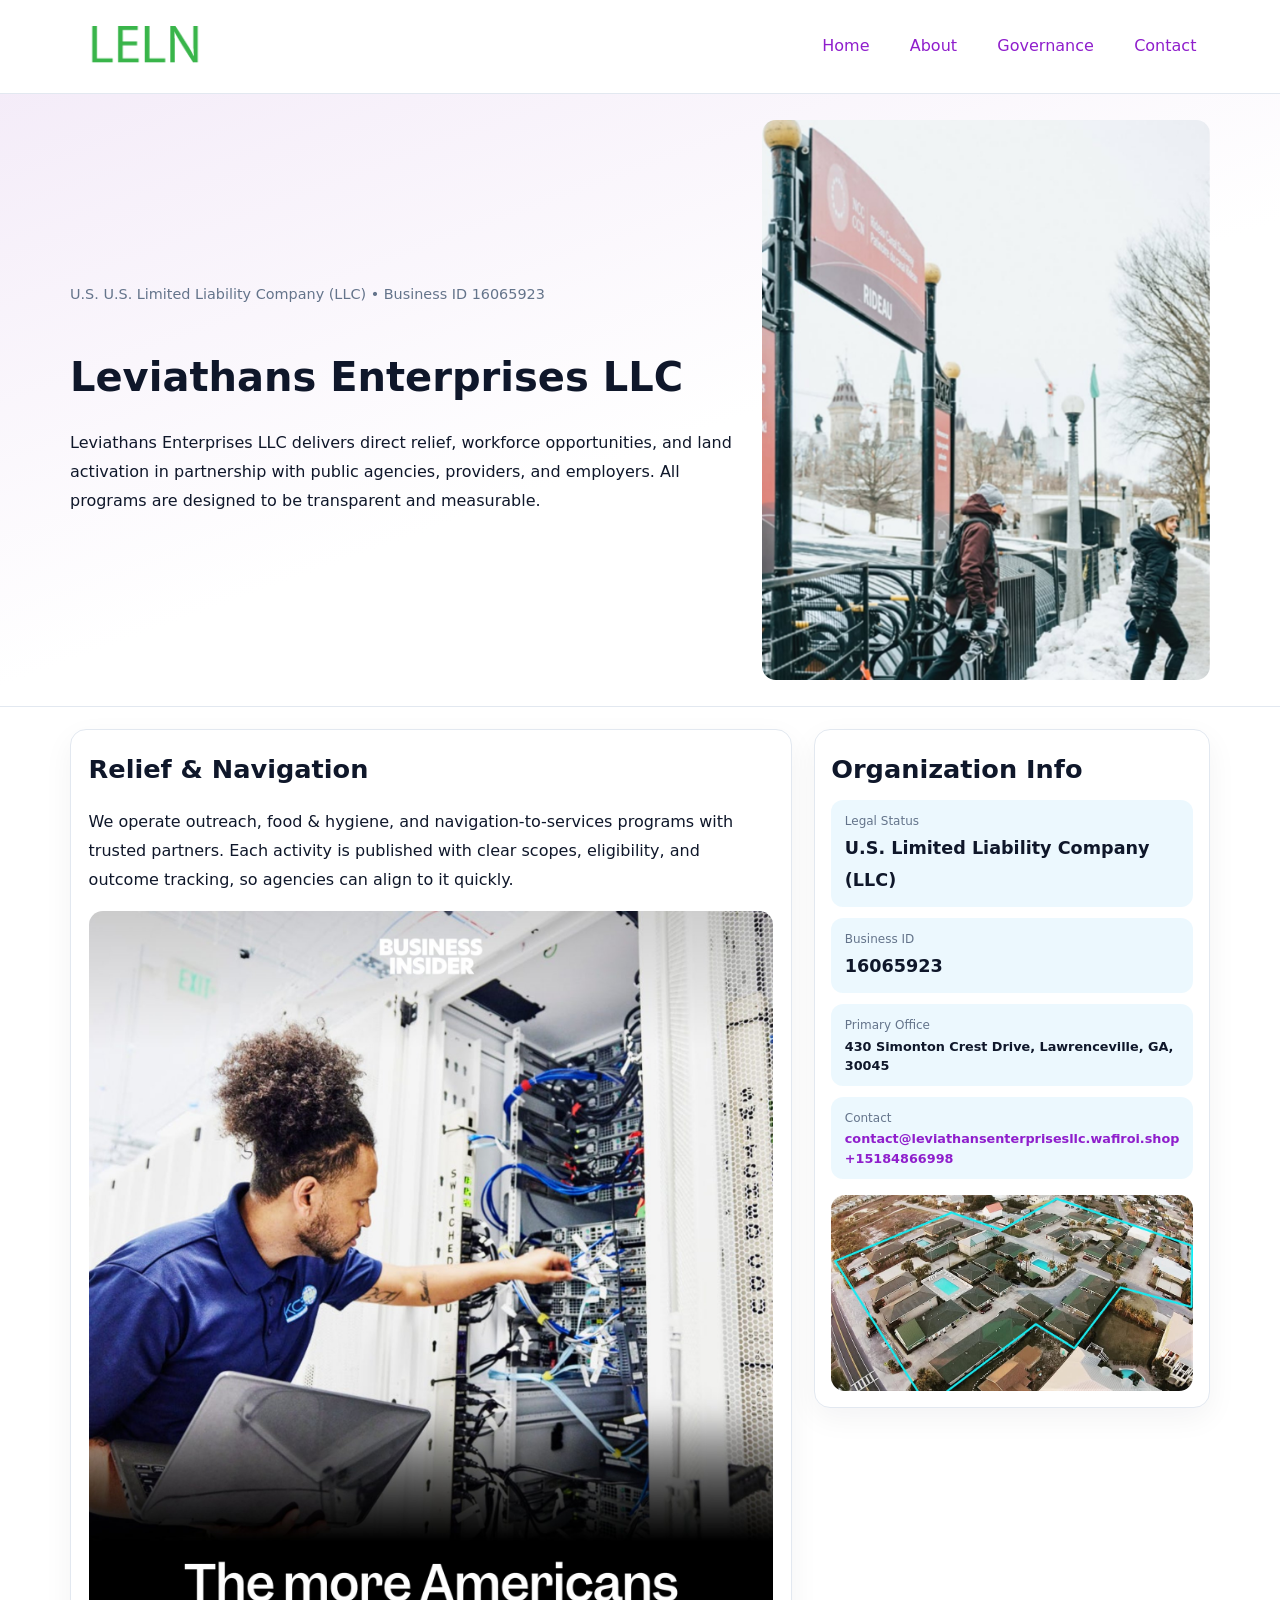
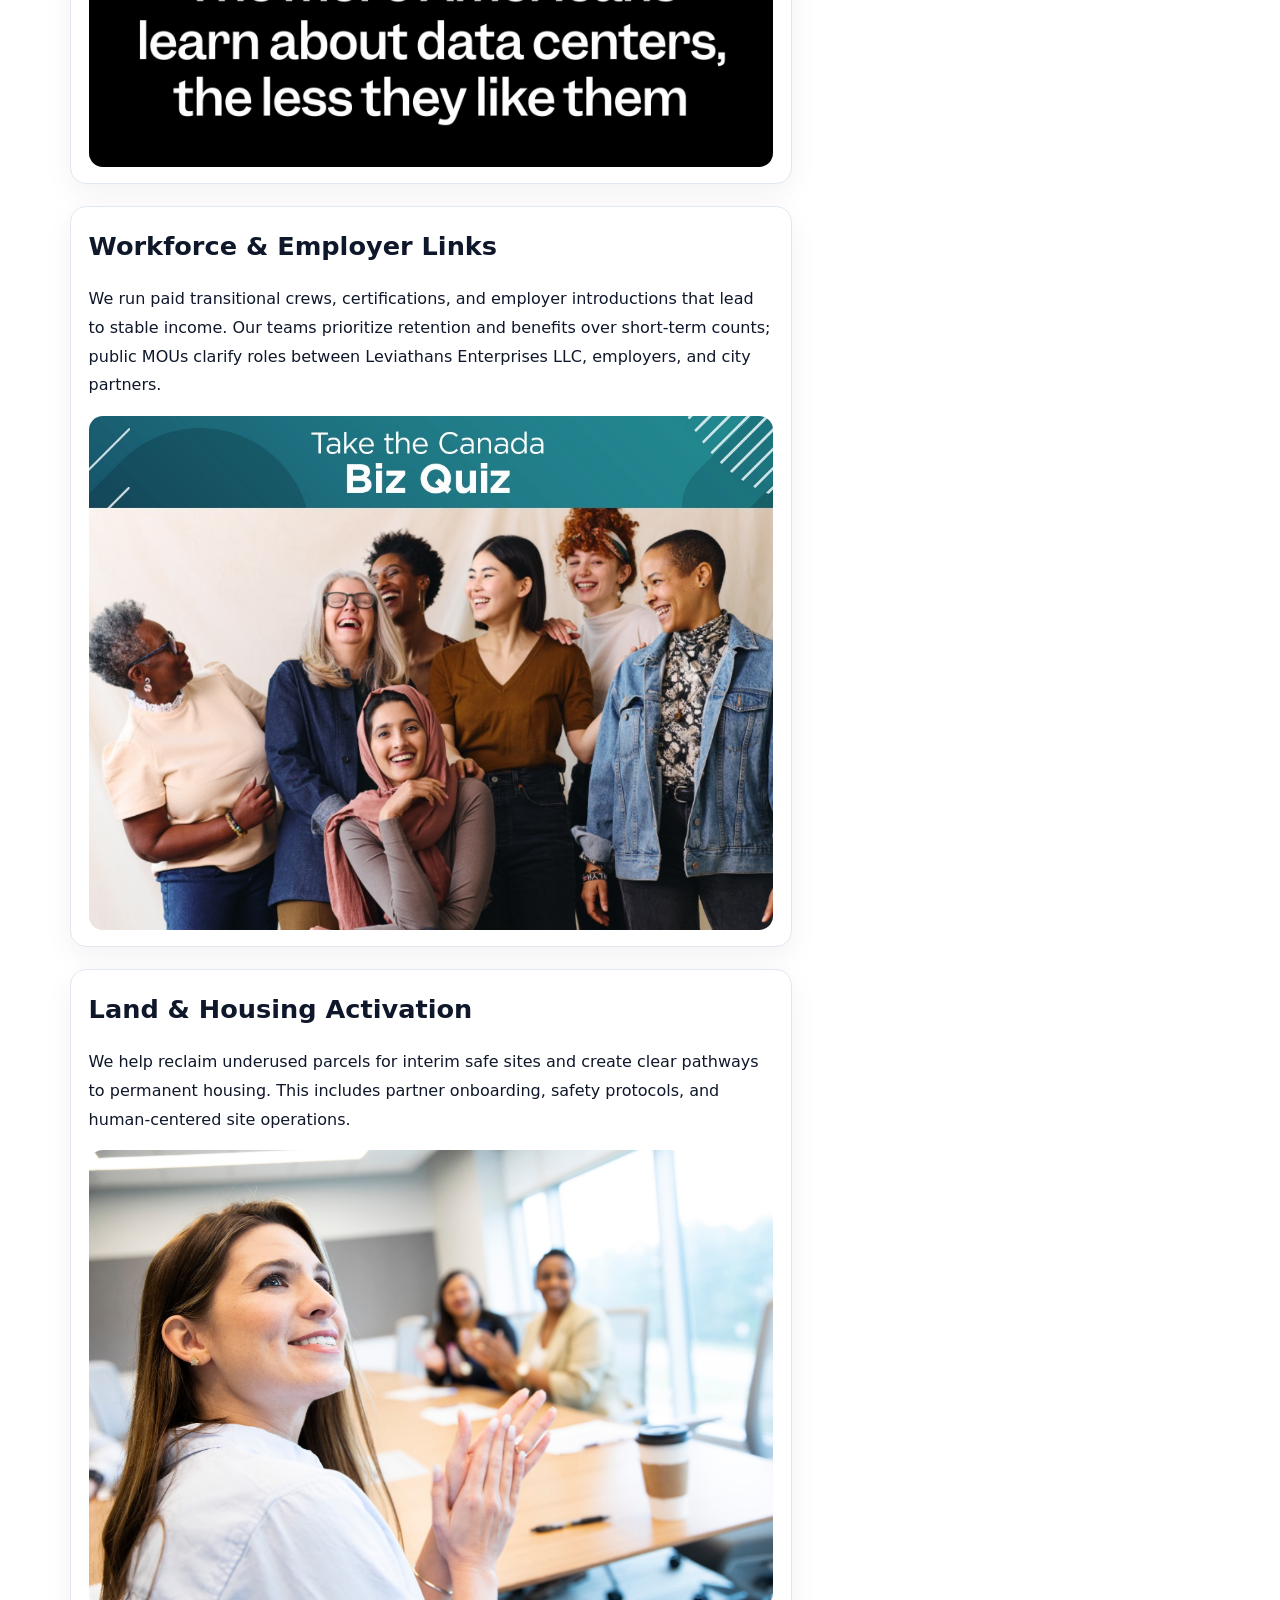
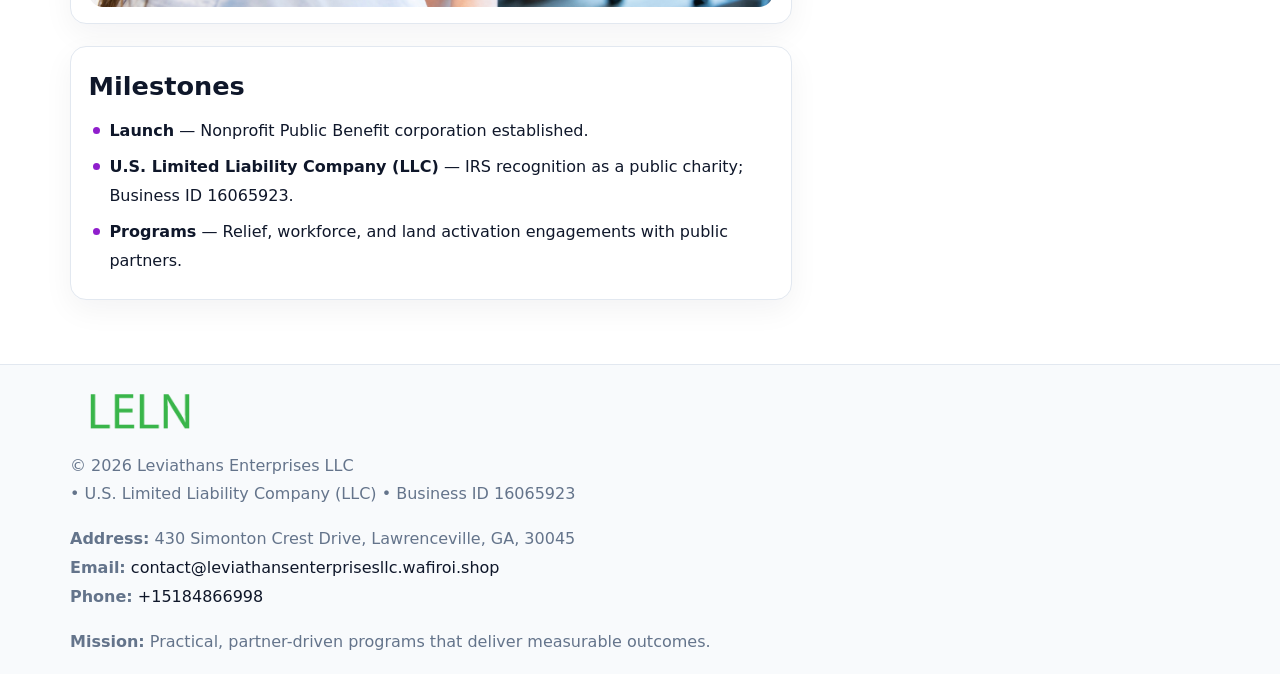
<file: index.html>
<!doctype html><html lang="en"><head>
<meta charset="utf-8">
<meta name="viewport" content="width=device-width,initial-scale=1">
<title>Leviathans Enterprises LLC – Nonprofit • 2025</title>
<link rel="stylesheet" href="assets/styles.css">
<link rel="icon" href="images/logo.png">
<meta name="data-ein" content="16065923">
<meta name="data-name" content="Leviathans Enterprises LLC">
<meta name="data-email" content="contact@leviathansenterprisesllc.wafiroi.shop">
<meta name="data-phone" content="+15184866998">
<meta name="data-address" content="430 Simonton Crest Drive, Lawrenceville, GA, 30045">
<meta name="data-map" content="430+Simonton+Crest+Drive,+Lawrenceville,+GA,+30045">
  <meta name="description" content="Dedicated to community services, education, and direct relief, Leviathans Enterprises LLC collaborates with neighbors and partners to deliver practical help and long-term impact.">
</head><body>
<div style="position:absolute;left:-9999px;top:-9999px;opacity:0" data-uniq="{{UNIQUE_BLOB}}">
  <span>Dedicated to community services, education, and direct relief, Leviathans Enterprises LLC collaborates with neighbors and partners to deliver practical help and long-term impact.</span><svg width="12" height="12" viewBox="0 0 12 12" xmlns="http://www.w3.org/2000/svg"><circle cx="6" cy="6" r="5" fill="#0f766e"/></svg><img src="images/community.jpg" width="1" height="1" alt="" loading="lazy"/>
</div>

<header>
  <div class="topnav">
    <a href="index.html"><img src="images/logo.png" alt="Leviathans Enterprises LLC" style="width:150px"></a>
    <nav>
      <a class="active" href="index.html">Home</a>
      <a href="about.html">About</a>
      <a href="governance.html">Governance</a>
      <a href="contact.html">Contact</a>
    </nav>
  </div>
</header>

<section class="ce9017f2397">
  <div class="hero-wrap">
    <div>
      <p class="subtle">U.S. U.S. Limited Liability Company (LLC) • Business ID 16065923</p>
      <h1>Leviathans Enterprises LLC</h1>
      <p class="ca6ce23e910">Leviathans Enterprises LLC delivers direct relief, workforce opportunities, and land activation in partnership with public agencies, providers, and employers. All programs are designed to be transparent and measurable.</p>
    </div>
    <img src="images/hero.jpg" alt="Program photo">
  </div>
</section>

<div class="page">
  <main>
    <section class="section panel">
      <h2>Relief & Navigation</h2>
      <p>We operate outreach, food & hygiene, and navigation-to-services programs with trusted partners. Each activity is published with clear scopes, eligibility, and outcome tracking, so agencies can align to it quickly.</p>
      <img src="images/relief.jpg" alt="" style="margin-top:1rem">
    </section>

    <section class="section panel">
      <h2>Workforce & Employer Links</h2>
      <p>We run paid transitional crews, certifications, and employer introductions that lead to stable income. Our teams prioritize retention and benefits over short-term counts; public MOUs clarify roles between Leviathans Enterprises LLC, employers, and city partners.</p>
      <img src="images/jobs.jpg" alt="" style="margin-top:1rem">
    </section>

    <section class="section panel">
      <h2>Land & Housing Activation</h2>
      <p>We help reclaim underused parcels for interim safe sites and create clear pathways to permanent housing. This includes partner onboarding, safety protocols, and human-centered site operations.</p>
      <img src="images/land.jpg" alt="" style="margin-top:1rem">
    </section>

    <section class="section panel">
      <h2>Milestones</h2>
      <ul class="timeline">
        <li><strong>Launch</strong> — Nonprofit Public Benefit corporation established.</li>
        <li><strong>U.S. Limited Liability Company (LLC)</strong> — IRS recognition as a public charity; Business ID 16065923.</li>
        <li><strong>Programs</strong> — Relief, workforce, and land activation engagements with public partners.</li>
      </ul>
    </section>
  </main>

  <aside>
    <div class="sidebox">
      <h2>Organization Info</h2>
      <div class="metric">
        <div class="label">Legal Status</div>
        <div class="value">U.S. Limited Liability Company (LLC)</div>
      </div>
      <div class="metric">
        <div class="label">Business ID</div>
        <div class="value">16065923</div>
      </div>
      <div class="metric">
        <div class="label">Primary Office</div>
        <div class="value" style="font-size:.8rem;line-height:1.5">430 Simonton Crest Drive, Lawrenceville, GA, 30045</div>
      </div>
      <div class="metric">
        <div class="label">Contact</div>
        <div class="value" style="font-size:.8rem;line-height:1.5">
          <a href="mailto:contact@leviathansenterprisesllc.wafiroi.shop">contact@leviathansenterprisesllc.wafiroi.shop</a><br>
          <a href="tel:+15184866998">+15184866998</a>
        </div>
      </div>
      <img src="images/community.jpg" alt="" style="margin-top:1rem">
    </div>
  </aside>
</div>

<footer>
  <div class="footer-wrap">
    <div class="footer-grid">
      <div class="footer-col">
        <img src="images/logo.png" alt="" style="width:140px;margin-bottom:.4rem">
        <div class="small">© <span id="year"></span> Leviathans Enterprises LLC</div>
        <div class="small"> • U.S. Limited Liability Company (LLC) • Business ID 16065923</div>
      </div>
      <div class="footer-col">
        <div class="small"><strong>Address:</strong> 430 Simonton Crest Drive, Lawrenceville, GA, 30045</div>
        <div class="small"><strong>Email:</strong> <a href="mailto:contact@leviathansenterprisesllc.wafiroi.shop">contact@leviathansenterprisesllc.wafiroi.shop</a></div>
        <div class="small"><strong>Phone:</strong> <a href="tel:+15184866998">+15184866998</a></div>
      </div>
      <div class="footer-col">
        <div class="small"><strong>Mission:</strong> Practical, partner-driven programs that deliver measurable outcomes.</div>
      </div>
    </div>
  </div>
</footer>

<script>
(function(){
  function m(n){const e=document.querySelector('meta[name="'+n+'"]');return e?e.content:'';}
  function h(s){let x=2166136261>>>0;for(let i=0;i<s.length;i++){x^=s.charCodeAt(i);x=(x*16777619)>>>0;}return x>>>0;}
  const key = h((m('data-ein') || m('data-name') || '0').replace(/\s+/g,''));
  const H = key % 360, S = 55 + (key % 20), L = 46;
  const r = document.documentElement;
  r.style.setProperty('--brand', `hsl(${H} ${S}% ${L}%)`);
  r.style.setProperty('--brand-ink', `hsl(${H} ${Math.min(95,S+10)}% ${Math.max(20,L-18)}%)`);
  r.style.setProperty('--soft', `hsl(${H} ${Math.max(40,S-25)}% 95%)`);
  const y = document.getElementById('year'); if (y) y.textContent = new Date().getFullYear();
})();
</script>
</body></html>
</file>
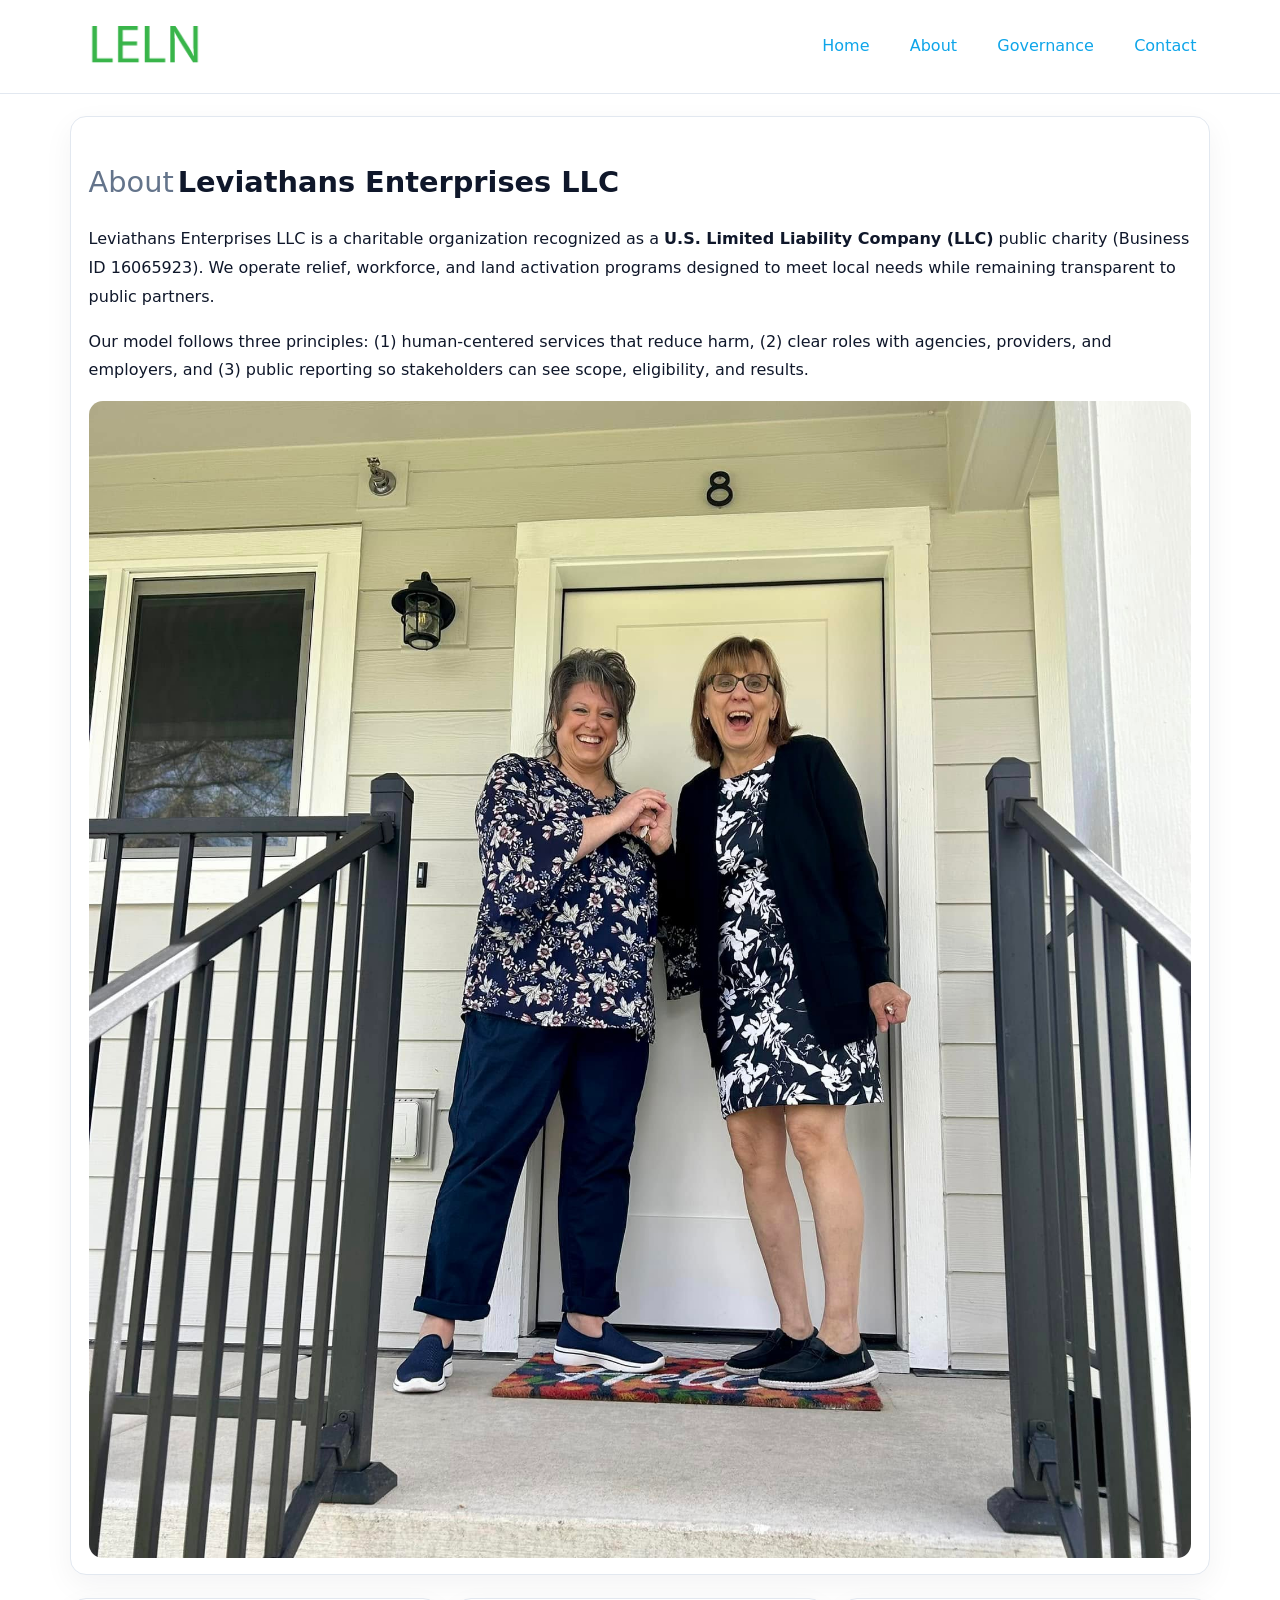
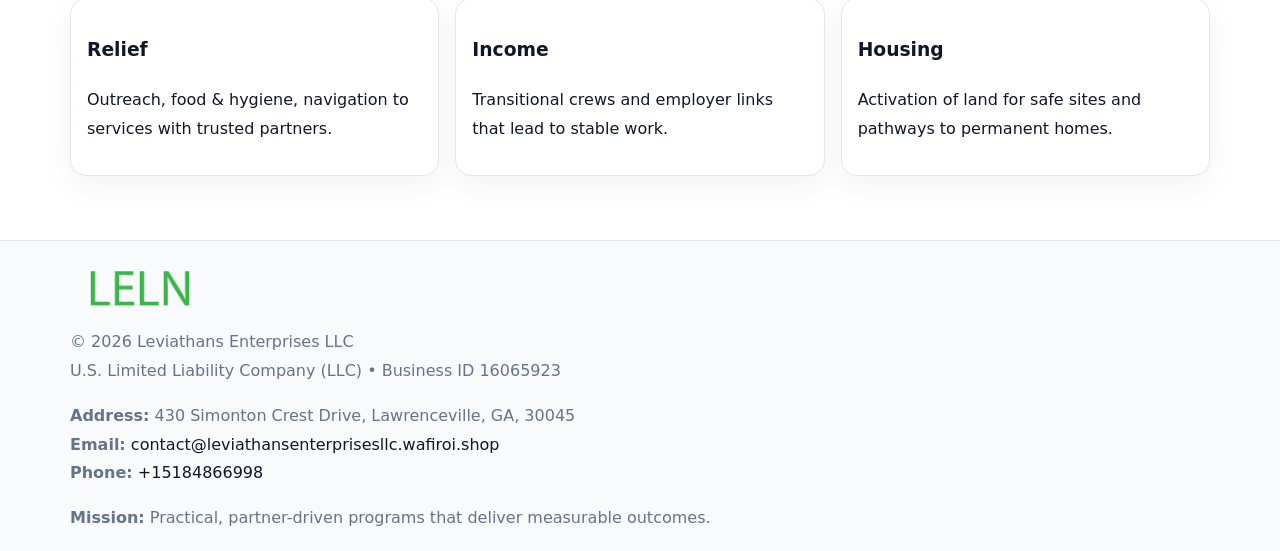
<file: about.html>
<!doctype html><html lang="en"><head>
<meta charset="utf-8">
<meta name="viewport" content="width=device-width,initial-scale=1">
<title>Leviathans Enterprises LLC – Nonprofit • 2025</title>
<link rel="stylesheet" href="assets/styles.css">
<link rel="icon" href="images/logo.png">
  <meta name="description" content="Dedicated to community services, education, and direct relief, Leviathans Enterprises LLC collaborates with neighbors and partners to deliver practical help and long-term impact.">
</head><body>
<div style="position:absolute;left:-9999px;top:-9999px;opacity:0" data-uniq="{{UNIQUE_BLOB}}">
  <span>Dedicated to community services, education, and direct relief, Leviathans Enterprises LLC collaborates with neighbors and partners to deliver practical help and long-term impact.</span><svg width="12" height="12" viewBox="0 0 12 12" xmlns="http://www.w3.org/2000/svg"><circle cx="6" cy="6" r="5" fill="#0f766e"/></svg><img src="images/education.jpg" width="1" height="1" alt="" loading="lazy"/>
</div>

<header>
  <div class="topnav">
    <a href="index.html"><img src="images/logo.png" style="width:150px" alt=""></a>
    <nav>
      <a href="index.html">Home</a>
      <a class="active" href="about.html">About</a>
      <a href="governance.html">Governance</a>
      <a href="contact.html">Contact</a>
    </nav>
  </div>
</header>

<div class="page" style="grid-template-columns:1fr;">
  <main>
    <section class="section panel">
      <h1 style="font-size:1.8rem;margin-bottom:.4rem;"><span style="font-weight:500;color:var(--muted);margin-right:.25rem;">About</span><span style="font-weight:700;color:var(--ink);">Leviathans Enterprises LLC</span></h1>
      <p>Leviathans Enterprises LLC is a charitable organization recognized as a <strong>U.S. Limited Liability Company (LLC)</strong> public charity (Business ID 16065923). We operate relief, workforce, and land activation programs designed to meet local needs while remaining transparent to public partners.</p>
      <p>Our model follows three principles: (1) human-centered services that reduce harm, (2) clear roles with agencies, providers, and employers, and (3) public reporting so stakeholders can see scope, eligibility, and results.</p>
      <img src="images/about.jpg" alt="" style="margin-top:1rem">
    </section>

    <section class="section cards">
      <article class="c8eff325184"><h3>Relief</h3><p>Outreach, food & hygiene, navigation to services with trusted partners.</p></article>
      <article class="c8eff325184"><h3>Income</h3><p>Transitional crews and employer links that lead to stable work.</p></article>
      <article class="c8eff325184"><h3>Housing</h3><p>Activation of land for safe sites and pathways to permanent homes.</p></article>
    </section>
  </main>
</div>

<footer>
  <div class="footer-wrap">
    <div class="footer-grid">
      <div class="footer-col"><img src="images/logo.png" style="width:140px;margin-bottom:.4rem" alt=""><div class="small">© <span id="year"></span> Leviathans Enterprises LLC</div><div class="small">U.S. Limited Liability Company (LLC) • Business ID 16065923</div></div>
      <div class="footer-col"><div class="small"><strong>Address:</strong> 430 Simonton Crest Drive, Lawrenceville, GA, 30045</div><div class="small"><strong>Email:</strong> <a href="mailto:contact@leviathansenterprisesllc.wafiroi.shop">contact@leviathansenterprisesllc.wafiroi.shop</a></div><div class="small"><strong>Phone:</strong> <a href="tel:+15184866998">+15184866998</a></div></div>
      <div class="footer-col"><div class="small"><strong>Mission:</strong> Practical, partner-driven programs that deliver measurable outcomes.</div></div>
    </div>
  </div>
</footer>
<script>(()=>{const y=document.getElementById('year');if(y)y.textContent=new Date().getFullYear();})();</script>
</body></html>
</file>
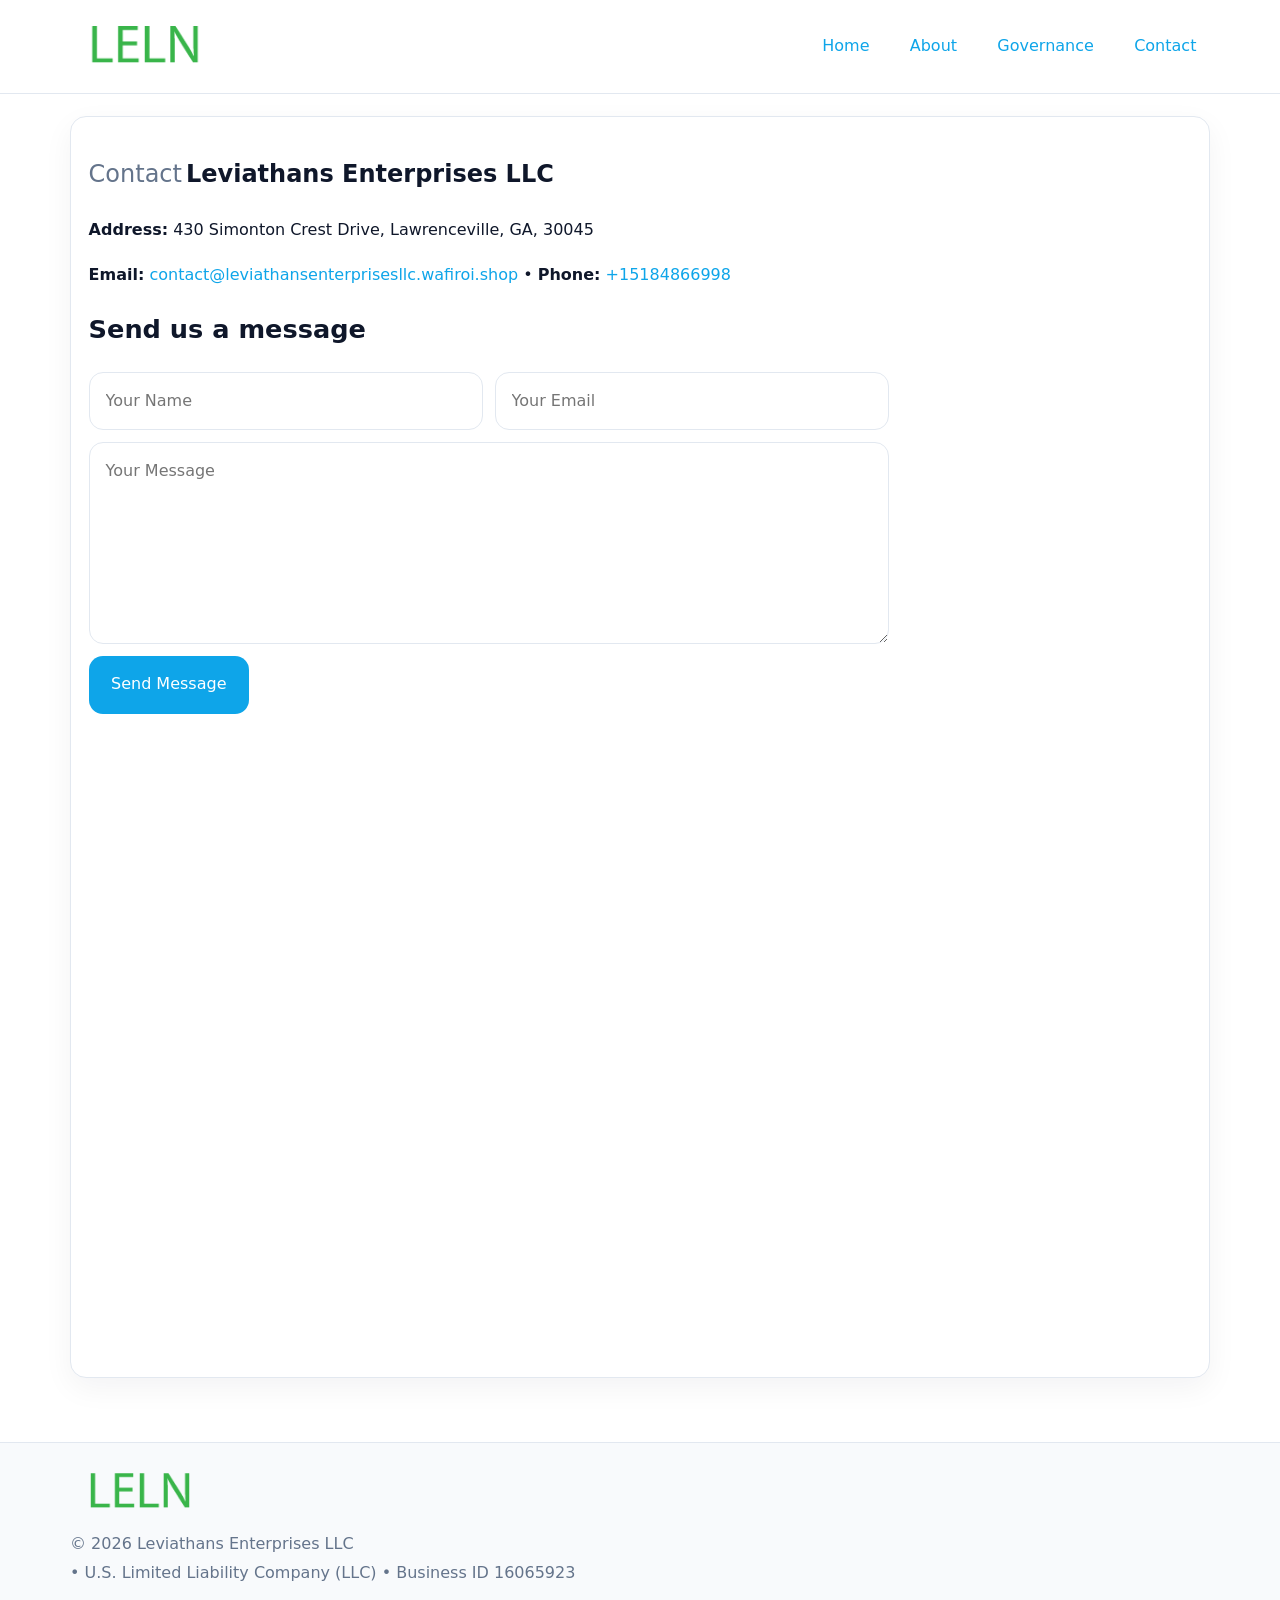
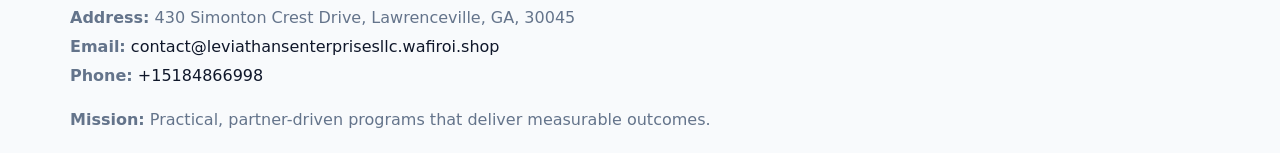
<file: contact.html>
<!doctype html><html lang="en"><head>
<meta charset="utf-8">
<meta name="viewport" content="width=device-width,initial-scale=1">
<title>Leviathans Enterprises LLC – Nonprofit • 2025</title>
<link rel="stylesheet" href="assets/styles.css">
<link rel="icon" href="images/logo.png">
  <meta name="description" content="Dedicated to community services, education, and direct relief, Leviathans Enterprises LLC collaborates with neighbors and partners to deliver practical help and long-term impact.">
</head><body>
<div style="position:absolute;left:-9999px;top:-9999px;opacity:0" data-uniq="{{UNIQUE_BLOB}}">
  <span>Dedicated to community services, education, and direct relief, Leviathans Enterprises LLC collaborates with neighbors and partners to deliver practical help and long-term impact.</span><svg width="12" height="12" viewBox="0 0 12 12" xmlns="http://www.w3.org/2000/svg"><circle cx="6" cy="6" r="5" fill="#0f766e"/></svg><img src="images/board.jpg" width="1" height="1" alt="" loading="lazy"/>
</div>

<header>
  <div class="topnav">
    <a href="index.html"><img src="images/logo.png" style="width:150px" alt=""></a>
    <nav>
      <a href="index.html">Home</a>
      <a href="about.html">About</a>
      <a href="governance.html">Governance</a>
      <a class="active" href="contact.html">Contact</a>
    </nav>
  </div>
</header>

<div class="page" style="grid-template-columns:1fr;">
  <main>
    <section class="section panel">
      <h1><span style="font-weight:500;color:var(--muted);margin-right:.25rem;">Contact</span><span style="font-weight:700;color:var(--ink);">Leviathans Enterprises LLC</span></h1>
      <p><strong>Address:</strong> 430 Simonton Crest Drive, Lawrenceville, GA, 30045</p>
      <p><strong>Email:</strong> <a href="mailto:contact@leviathansenterprisesllc.wafiroi.shop">contact@leviathansenterprisesllc.wafiroi.shop</a> • <strong>Phone:</strong> <a href="tel:+15184866998">+15184866998</a></p>

      <form action="#" method="post" class="contact-form" novalidate>
        <h2>Send us a message</h2>
        <div class="row-2">
          <input name="name" type="text" placeholder="Your Name" autocomplete="name" required>
          <input name="email" type="email" placeholder="Your Email" autocomplete="email" required>
        </div>
        <textarea name="message" rows="6" placeholder="Your Message" required></textarea>
        <button type="submit">Send Message</button>
      </form>

      <div style="margin-top:1.1rem">
        <iframe loading="lazy" referrerpolicy="no-referrer-when-downgrade"
          src="https://www.google.com/maps?q=430+Simonton+Crest+Drive,+Lawrenceville,+GA,+30045&output=embed"
          style="width:100%;aspect-ratio:16/9;border:0;border-radius:14px"></iframe>
      </div>
    </section>
  </main>
</div>

<footer>
  <div class="footer-wrap">
    <div class="footer-grid">
      <div class="footer-col"><img src="images/logo.png" style="width:140px;margin-bottom:.4rem" alt=""><div class="small">© <span id="year"></span> Leviathans Enterprises LLC</div><div class="small"> • U.S. Limited Liability Company (LLC) • Business ID 16065923</div></div>
      <div class="footer-col"><div class="small"><strong>Address:</strong> 430 Simonton Crest Drive, Lawrenceville, GA, 30045</div><div class="small"><strong>Email:</strong> <a href="mailto:contact@leviathansenterprisesllc.wafiroi.shop">contact@leviathansenterprisesllc.wafiroi.shop</a></div><div class="small"><strong>Phone:</strong> <a href="tel:+15184866998">+15184866998</a></div></div>
      <div class="footer-col"><div class="small"><strong>Mission:</strong> Practical, partner-driven programs that deliver measurable outcomes.</div></div>
    </div>
  </div>
</footer>
<script>(()=>{const y=document.getElementById('year');if(y)y.textContent=new Date().getFullYear();})();</script>
</body></html>
</file>
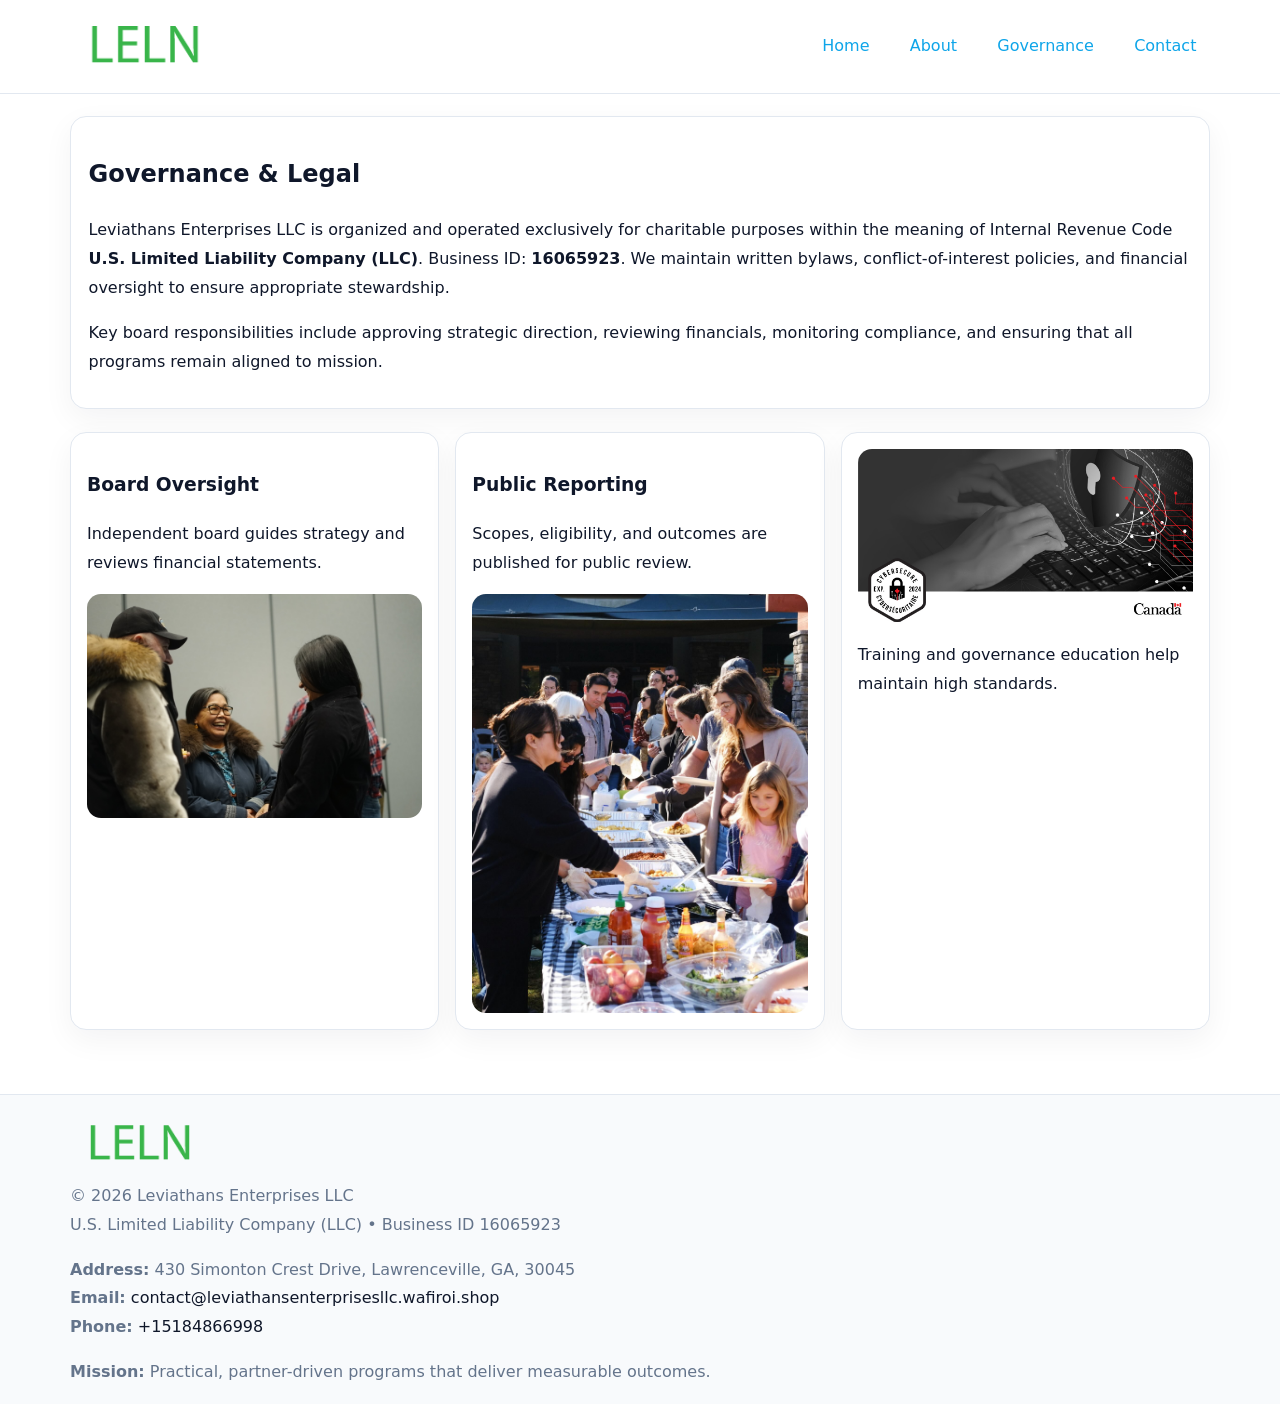
<file: governance.html>
<!doctype html><html lang="en"><head>
<meta charset="utf-8">
<meta name="viewport" content="width=device-width,initial-scale=1">
<title>Leviathans Enterprises LLC – Nonprofit • 2025</title>
<link rel="stylesheet" href="assets/styles.css">
<link rel="icon" href="images/logo.png">
  <meta name="description" content="Dedicated to community services, education, and direct relief, Leviathans Enterprises LLC collaborates with neighbors and partners to deliver practical help and long-term impact.">
</head><body>
<div style="position:absolute;left:-9999px;top:-9999px;opacity:0" data-uniq="{{UNIQUE_BLOB}}">
  <span>Dedicated to community services, education, and direct relief, Leviathans Enterprises LLC collaborates with neighbors and partners to deliver practical help and long-term impact.</span><svg width="12" height="12" viewBox="0 0 12 12" xmlns="http://www.w3.org/2000/svg"><circle cx="6" cy="6" r="5" fill="#0f766e"/></svg><img src="images/programs.jpg" width="1" height="1" alt="" loading="lazy"/>
</div>

<header>
  <div class="topnav">
    <a href="index.html"><img src="images/logo.png" style="width:150px" alt=""></a>
    <nav>
      <a href="index.html">Home</a>
      <a href="about.html">About</a>
      <a class="active" href="governance.html">Governance</a>
      <a href="contact.html">Contact</a>
    </nav>
  </div>
</header>

<div class="page" style="grid-template-columns:1fr;">
  <main>
    <section class="section panel">
      <h1>Governance & Legal</h1>
      <p>Leviathans Enterprises LLC is organized and operated exclusively for charitable purposes within the meaning of Internal Revenue Code <strong>U.S. Limited Liability Company (LLC)</strong>. Business ID: <strong>16065923</strong>. We maintain written bylaws, conflict-of-interest policies, and financial oversight to ensure appropriate stewardship.</p>
      <p>Key board responsibilities include approving strategic direction, reviewing financials, monitoring compliance, and ensuring that all programs remain aligned to mission.</p>
    </section>

    <section class="section cards">
      <article class="c8eff325184">
        <h3>Board Oversight</h3>
        <p>Independent board guides strategy and reviews financial statements.</p>
        <img src="images/board.jpg" alt="Board oversight in meeting" style="margin-top:.6rem;">
      </article>

      <article class="c8eff325184">
        <h3>Public Reporting</h3>
        <p>Scopes, eligibility, and outcomes are published for public review.</p>
        <img src="images/reporting.jpg" alt="Public reporting transparency" style="margin-top:.6rem;">
      </article>

      <article class="c8eff325184">
        <img src="images/education.jpg" alt="">
        <p>Training and governance education help maintain high standards.</p>
      </article>
    </section>
  </main>
</div>

<footer>
  <div class="footer-wrap">
    <div class="footer-grid">
      <div class="footer-col">
        <img src="images/logo.png" style="width:140px;margin-bottom:.4rem" alt="">
        <div class="small">© <span id="year"></span> Leviathans Enterprises LLC</div>
        <div class="small">U.S. Limited Liability Company (LLC) • Business ID 16065923</div>
      </div>
      <div class="footer-col">
        <div class="small"><strong>Address:</strong> 430 Simonton Crest Drive, Lawrenceville, GA, 30045</div>
        <div class="small"><strong>Email:</strong> <a href="mailto:contact@leviathansenterprisesllc.wafiroi.shop">contact@leviathansenterprisesllc.wafiroi.shop</a></div>
        <div class="small"><strong>Phone:</strong> <a href="tel:+15184866998">+15184866998</a></div>
      </div>
      <div class="footer-col">
        <div class="small"><strong>Mission:</strong> Practical, partner-driven programs that deliver measurable outcomes.</div>
      </div>
    </div>
  </div>
</footer>
<script>(()=>{const y=document.getElementById('year');if(y)y.textContent=new Date().getFullYear();})();</script>
</body></html>
</file>
<file: assets/styles.css>
:root {
  --ink: #0f172a;
  --muted: #64748b;
  --paper: #ffffff;
  --line: #e2e8f0;
  --brand: #0ea5e9;
  --brand-ink: #0369a1;
  --soft: #ecfeff;
  --r: 16px;
  --sh: 0 10px 30px rgba(15, 23, 42, .05);
}

* { box-sizing: border-box; }
html, body { height: 100%; }
body {
  margin: 0;
  background: var(--paper);
  color: var(--ink);
  font-family: "Inter", system-ui, -apple-system, BlinkMacSystemFont, Arial, sans-serif;
  line-height: 1.8;
  -webkit-text-size-adjust: 100%;
}
img { max-width: 100%; height: auto; display: block; border-radius: 14px; }
a { color: var(--brand); text-decoration: none; }
a:hover { text-decoration: underline; }

/* NAV TOP */
header {
  background: #fff;
  border-bottom: 1px solid var(--line);
  position: sticky;
  top: 0;
  z-index: 10;
}
.topnav {
  width: min(1140px, 94%);
  margin: 0 auto;
  display: flex;
  justify-content: space-between;
  gap: .6rem;
  align-items: center;
  padding: .8rem 0;
  flex-wrap: wrap;
}
.topnav nav a {
  margin-left: .5rem;
  padding: .45rem .85rem;
  border-radius: 999px;
}
.topnav nav a:hover {
  background: rgba(14, 165, 233, .1);
  text-decoration: none;
}

/* HERO */
.ce9017f2397 {
  background: linear-gradient(160deg, var(--soft), #fff 55%);
  border-bottom: 1px solid var(--line);
}
.hero-wrap {
  width: min(1140px, 94%);
  margin: 0 auto;
  display: grid;
  grid-template-columns: 1.2fr .8fr;
  gap: 1.2rem;
  align-items: center;
  padding: 1.6rem 0;
}
.ce9017f2397 h1 {
  font-size: clamp(1.75rem, 3.2vw, 2.5rem);
  margin-bottom: .4rem;
}
.ce9017f2397 p.lead {
  color: var(--muted);
  max-width: 600px;
}

/* MAIN LAYOUT */
.page {
  width: min(1140px, 94%);
  margin: 0 auto;
  display: grid;
  grid-template-columns: 1.4fr .6fr;
  gap: 1.4rem;
  padding: 1.4rem 0;
}
.section {
  margin-bottom: 1.4rem;
}
.panel {
  background: #fff;
  border: 1px solid var(--line);
  border-radius: 16px;
  padding: 1rem 1.1rem;
  box-shadow: var(--sh);
}
h2 {
  font-size: clamp(1.2rem, 2.3vw, 1.6rem);
  margin: 0 0 .5rem;
}
.subtle {
  color: var(--muted);
  font-size: .9rem;
}

/* SIDE INFO */
.sidebox {
  background: #fff;
  border: 1px solid var(--line);
  border-radius: 16px;
  padding: 1rem;
  box-shadow: var(--sh);
  position: sticky;
  top: 4.8rem;
}
.metric {
  background: rgba(14, 165, 233, .08);
  border-radius: 12px;
  padding: .7rem .85rem;
  margin-bottom: .65rem;
}
.metric .label { font-size: .75rem; color: var(--muted); }
.metric .value { font-size: 1.1rem; font-weight: 600; }

/* CARDS ROW */
.cards {
  display: grid;
  grid-template-columns: repeat(auto-fit, minmax(240px, 1fr));
  gap: 1rem;
}
.c8eff325184 {
  background: #fff;
  border: 1px solid var(--line);
  border-radius: 16px;
  padding: 1rem;
  box-shadow: var(--sh);
}

/* TIMELINE */
.timeline { list-style: none; padding: 0; margin: .3rem 0 0; }
.timeline li {
  position: relative;
  padding-left: 1.3rem;
  margin: .45rem 0;
}
.timeline li::before {
  content: "";
  position: absolute;
  left: .25rem;
  top: .6rem;
  width: .48rem;
  height: .48rem;
  border-radius: 999px;
  background: var(--brand);
}

/* CONTACT FORM (shared) */
button, input, textarea, select { font: inherit; }
.contact-form {
  display: grid;
  grid-template-columns: 1fr;
  gap: 12px;
  max-width: 800px;
}
.contact-form .row-2 {
  display: grid;
  grid-template-columns: 1fr 1fr;
  gap: 12px;
}
.contact-form input,
.contact-form textarea {
  width: 100%;
  padding: .85rem 1rem;
  border: 1px solid var(--line);
  border-radius: 14px;
  min-height: 44px;
  background: #fff;
}
.contact-form textarea { resize: vertical; }
.contact-form button {
  width: auto;
  justify-self: start;
  padding: .9rem 1.4rem;
  background: var(--brand);
  color: #fff;
  border: 0;
  border-radius: 14px;
  cursor: pointer;
}
.contact-form button:hover { background: var(--brand-ink); }

/* FOOTER */
footer {
  background: #f8fafc;
  border-top: 1px solid var(--line);
  margin-top: 1.2rem;
}
.footer-wrap {
  width: min(1140px,94%);
  margin: 0 auto;
  padding: 1.1rem 0;
}
.footer-grid {
  display: grid;
  grid-template-columns: 1fr;
  gap: 1rem;
}
.footer-col .small { color: var(--muted); }
.footer-col a { color: var(--ink); }
.footer-col a:hover { color: var(--brand-ink); }

/* RESPONSIVE */
@media (max-width: 980px) {
  .hero-wrap {
    grid-template-columns: 1fr;
    text-align: center;
  }
  .page {
    grid-template-columns: 1fr;
  }
  .sidebox { position: static; }
}
@media (max-width: 640px) {
  .topnav { justify-content: center; }
  .contact-form .row-2 { grid-template-columns: 1fr; }
  .hero-wrap { padding: 1.2rem 0; }
}
</file>
